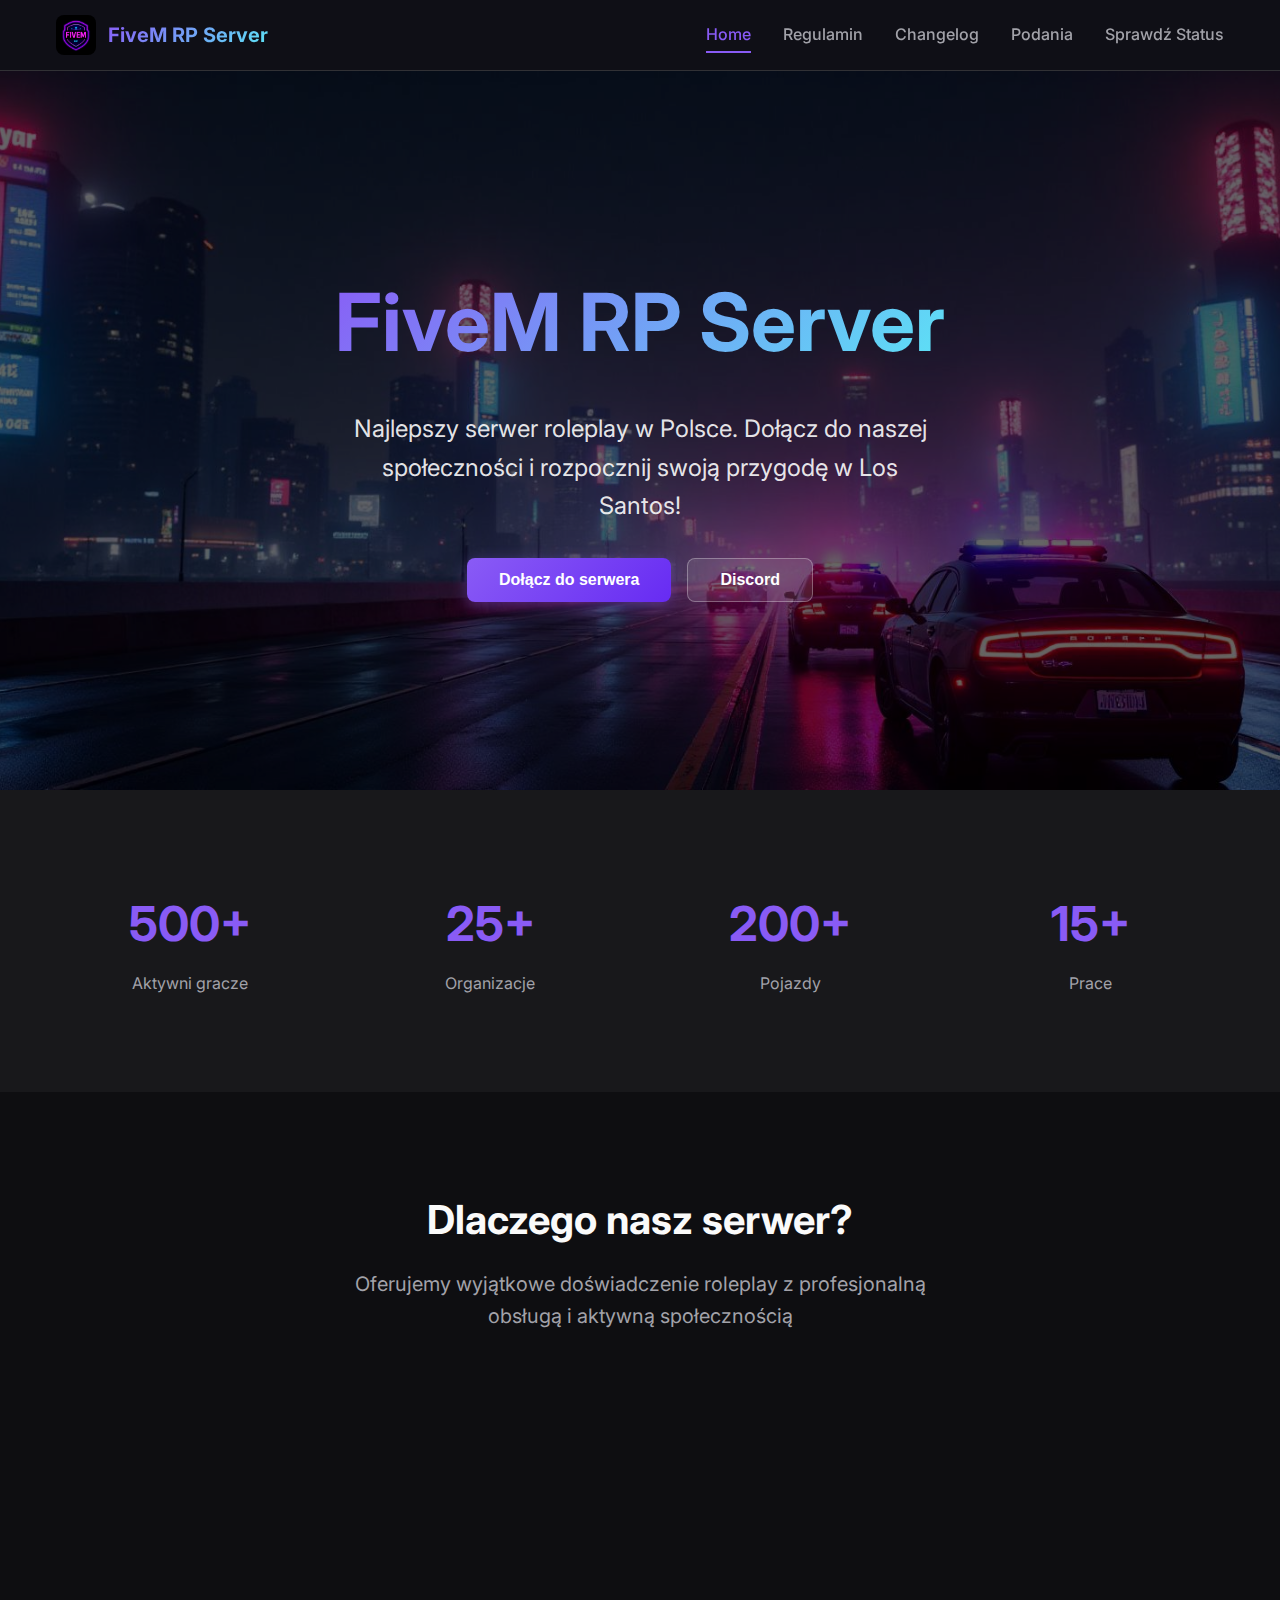
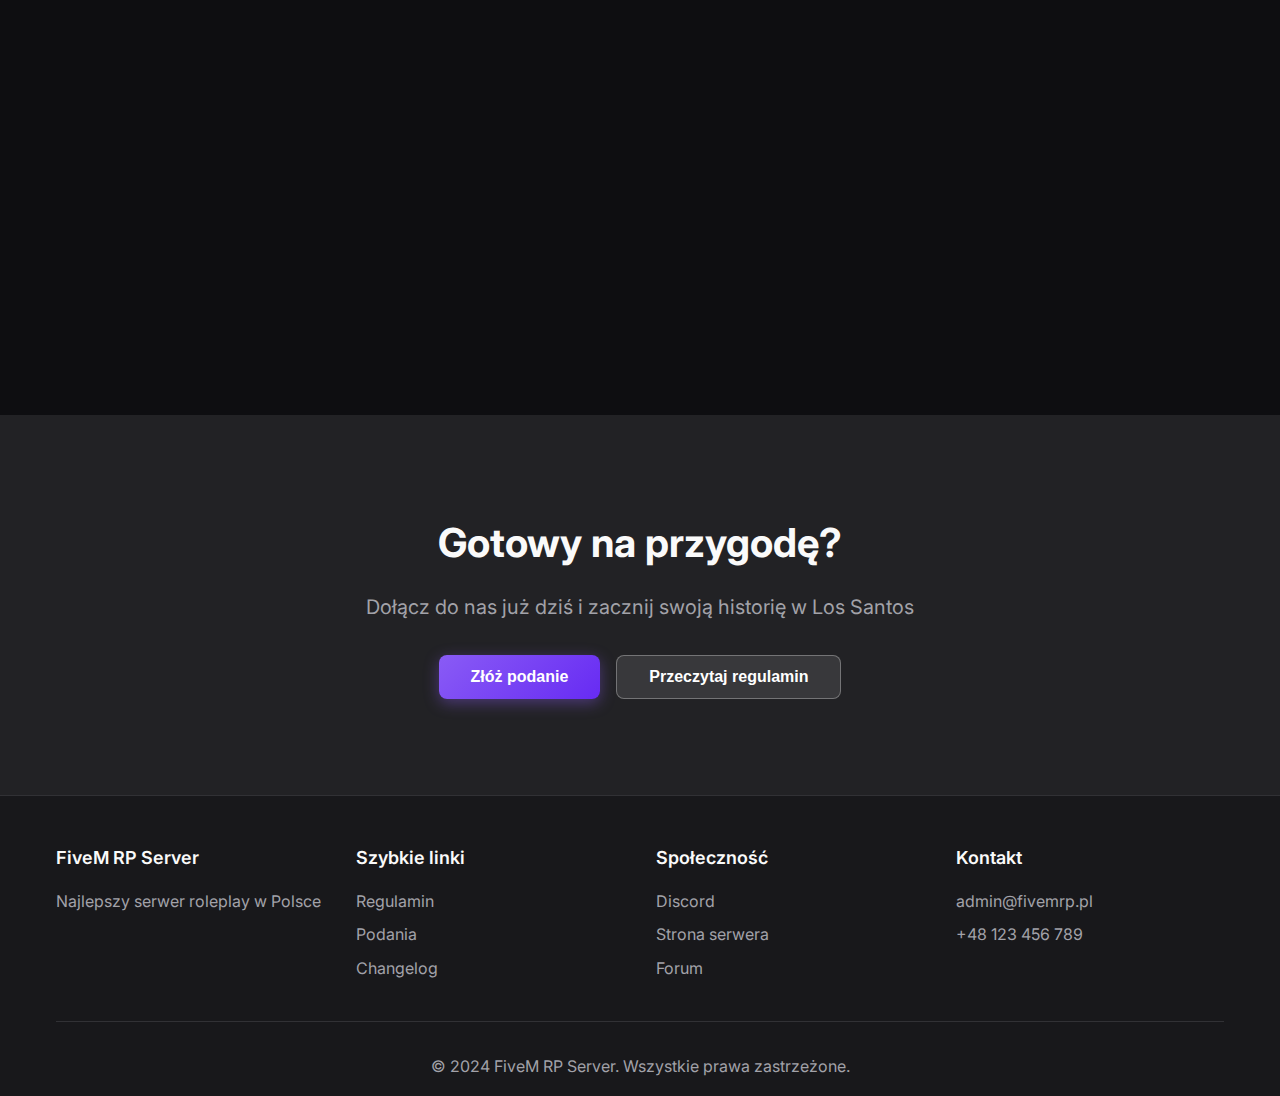
<file: index-standalone.html>
<!DOCTYPE html>
<html lang="pl">
<head>
    <meta charset="UTF-8">
    <meta name="viewport" content="width=device-width, initial-scale=1.0">
    <title>FiveM RP Server</title>
    <link rel="stylesheet" href="styles.css">
    <link href="https://fonts.googleapis.com/css2?family=Inter:wght@400;500;600;700&display=swap" rel="stylesheet">
</head>
<body>
    <!-- Navigation -->
    <nav class="navbar">
        <div class="nav-container">
            <div class="nav-brand">
                <img src="src/assets/fivem-logo.png" alt="FiveM Logo" class="nav-logo">
                <span class="nav-title">FiveM RP Server</span>
            </div>
            <div class="nav-menu" id="nav-menu">
                <a href="#" class="nav-link active" data-page="home">Home</a>
                <a href="#" class="nav-link" data-page="rules">Regulamin</a>
                <a href="#" class="nav-link" data-page="changelog">Changelog</a>
                <a href="#" class="nav-link" data-page="applications">Podania</a>
                <a href="#" class="nav-link" data-page="status">Sprawdź Status</a>
            </div>
            <button class="nav-toggle" id="nav-toggle">
                <span></span>
                <span></span>
                <span></span>
            </button>
        </div>
    </nav>

    <!-- Main Content -->
    <main class="main-content">
        <!-- Home Page -->
        <div id="home" class="page active">
            <!-- Hero Section -->
            <section class="hero">
                <div class="hero-overlay"></div>
                <div class="hero-content">
                    <h1 class="hero-title">FiveM RP Server</h1>
                    <p class="hero-description">
                        Najlepszy serwer roleplay w Polsce. Dołącz do naszej społeczności 
                        i rozpocznij swoją przygodę w Los Santos!
                    </p>
                    <div class="hero-buttons">
                        <button class="btn btn-primary" onclick="window.open('fivem://connect/fivemrp.pl', '_blank')">
                            Dołącz do serwera
                        </button>
                        <button class="btn btn-outline" onclick="window.open('https://discord.gg/fivemrp', '_blank')">
                            Discord
                        </button>
                    </div>
                </div>
            </section>

            <!-- Stats Section -->
            <section class="stats">
                <div class="container">
                    <div class="stats-grid">
                        <div class="stat-item">
                            <div class="stat-value">500+</div>
                            <div class="stat-label">Aktywni gracze</div>
                        </div>
                        <div class="stat-item">
                            <div class="stat-value">25+</div>
                            <div class="stat-label">Organizacje</div>
                        </div>
                        <div class="stat-item">
                            <div class="stat-value">200+</div>
                            <div class="stat-label">Pojazdy</div>
                        </div>
                        <div class="stat-item">
                            <div class="stat-value">15+</div>
                            <div class="stat-label">Prace</div>
                        </div>
                    </div>
                </div>
            </section>

            <!-- Features Section -->
            <section class="features">
                <div class="container">
                    <div class="section-header">
                        <h2>Dlaczego nasz serwer?</h2>
                        <p>Oferujemy wyjątkowe doświadczenie roleplay z profesjonalną obsługą i aktywną społecznością</p>
                    </div>
                    <div class="features-grid">
                        <div class="feature-card">
                            <div class="feature-icon">👥</div>
                            <h3>Aktywna społeczność</h3>
                            <p>Ponad 500 aktywnych graczy codziennie</p>
                        </div>
                        <div class="feature-card">
                            <div class="feature-icon">🛡️</div>
                            <h3>Profesjonalne służby</h3>
                            <p>LSPD, EMS i inne służby publiczne</p>
                        </div>
                        <div class="feature-card">
                            <div class="feature-icon">🚗</div>
                            <h3>Realistyczny gameplay</h3>
                            <p>Ekonomia, praca, organizacje przestępcze</p>
                        </div>
                        <div class="feature-card">
                            <div class="feature-icon">🏢</div>
                            <h3>Własne firmy</h3>
                            <p>Załóż swoją firmę i rozwijaj biznes</p>
                        </div>
                    </div>
                </div>
            </section>

            <!-- CTA Section -->
            <section class="cta">
                <div class="container">
                    <h2>Gotowy na przygodę?</h2>
                    <p>Dołącz do nas już dziś i zacznij swoją historię w Los Santos</p>
                    <div class="cta-buttons">
                        <button class="btn btn-primary" onclick="showPage('applications')">
                            Złóż podanie
                        </button>
                        <button class="btn btn-outline" onclick="showPage('rules')">
                            Przeczytaj regulamin
                        </button>
                    </div>
                </div>
            </section>
        </div>

        <!-- Rules Page -->
        <div id="rules" class="page">
            <div class="container">
                <div class="page-header">
                    <h1>Regulamin Serwera</h1>
                    <p>Zapoznaj się z zasadami obowiązującymi na naszym serwerze</p>
                </div>

                <div class="info-card">
                    <h3>⚠️ Ważne informacje</h3>
                    <p>Poniższy regulamin obowiązuje wszystkich graczy na serwerze FiveM RP Server.</p>
                    <p class="text-muted">Wersja regulaminu: 3.2 | Data ostatniej aktualizacji: 15.01.2024</p>
                </div>

                <div class="rules-sections">
                    <div class="rule-section">
                        <h3>§1 Postanowienia ogólne</h3>
                        <ol>
                            <li>Nieznajomość regulaminu nie zwalnia z jego przestrzegania</li>
                            <li>Administracja ma prawo do interpretacji regulaminu</li>
                            <li>Regulamin może zostać zmieniony w każdej chwili</li>
                            <li>Gracze są zobowiązani do śledzenia zmian w regulaminie</li>
                        </ol>
                    </div>

                    <div class="rule-section">
                        <h3>§2 Roleplay</h3>
                        <ol>
                            <li>Roleplay (RP) jest obowiązkowy na całym serwerze</li>
                            <li>Zabronione jest łamanie charakteru postaci (OOC)</li>
                            <li>Należy grać zgodnie z charakterem swojej postaci</li>
                            <li>Każda postać musi mieć przemyślaną historię</li>
                            <li>Zabronione jest używanie informacji zdobytych poza grą (metagaming)</li>
                        </ol>
                    </div>

                    <div class="rule-section">
                        <h3>§3 Komunikacja</h3>
                        <ol>
                            <li>Zabronione jest używanie wulgaryzmów w czacie IC</li>
                            <li>Czat OOC służy tylko do komunikacji poza grą</li>
                            <li>Nie wolno spamować na czacie</li>
                            <li>Reklamy innych serwerów są zabronione</li>
                            <li>Należy używać mikrofonu o dobrej jakości</li>
                        </ol>
                    </div>

                    <div class="rule-section">
                        <h3>§4 Zachowanie w grze</h3>
                        <ol>
                            <li>Zabronione jest RDM (Random Deathmatch)</li>
                            <li>Zabronione jest VDM (Vehicle Deathmatch)</li>
                            <li>Powrót na miejsce śmierci bez uzasadnienia RP jest zabroniony</li>
                            <li>Należy szanować nową życie po respawn</li>
                            <li>Zabronione jest trollowanie i griefing</li>
                        </ol>
                    </div>

                    <div class="rule-section">
                        <h3>§5 Służby mundurowe</h3>
                        <ol>
                            <li>Członkowie służb muszą przestrzegać procedur</li>
                            <li>Korupcja jest dozwolona tylko z pozwoleniem administracji</li>
                            <li>Służby nie mogą działać przeciwko sobie bez uzasadnienia</li>
                            <li>Obowiązkowe jest używanie radiofonii</li>
                            <li>Każda akcja musi być zgłoszona w raporcie</li>
                        </ol>
                    </div>

                    <div class="rule-section">
                        <h3>§6 Organizacje przestępcze</h3>
                        <ol>
                            <li>Każda organizacja musi być zatwierdzona przez administrację</li>
                            <li>Wojny między organizacjami wymagają pozwolenia</li>
                            <li>Zabronione są bezsensowne strzelaniny</li>
                            <li>Każda akcja przestępcza musi mieć motyw RP</li>
                            <li>Należy przestrzegać hierarchii w organizacji</li>
                        </ol>
                    </div>
                </div>

                <div class="penalties-card">
                    <h3>Konsekwencje łamania regulaminu</h3>
                    <div class="penalties-grid">
                        <div class="penalty-item">
                            <h4>Ostrzeżenie</h4>
                            <p>Za drobne naruszenia regulaminu</p>
                        </div>
                        <div class="penalty-item">
                            <h4>Kick/Ban czasowy</h4>
                            <p>Za poważniejsze naruszenia</p>
                        </div>
                        <div class="penalty-item">
                            <h4>Ban permanentny</h4>
                            <p>Za ciężkie naruszenia i recydywę</p>
                        </div>
                    </div>
                </div>
            </div>
        </div>

        <!-- Changelog Page -->
        <div id="changelog" class="page">
            <div class="container">
                <div class="page-header">
                    <h1>Historia Zmian</h1>
                    <p>Zobacz co nowego na serwerze</p>
                </div>

                <div class="changelog-list">
                    <div class="changelog-item">
                        <div class="changelog-header">
                            <div>
                                <h3>v3.2.1</h3>
                                <p class="changelog-date">📅 15.01.2024</p>
                            </div>
                            <span class="badge badge-update">Aktualizacja</span>
                        </div>
                        <div class="changelog-changes">
                            <div class="change-item add">
                                <span class="change-icon">+</span>
                                <span>Dodano nowy system pracy dla mechaników</span>
                            </div>
                            <div class="change-item add">
                                <span class="change-icon">+</span>
                                <span>Wprowadzono nowe pojazdy do LSPD</span>
                            </div>
                            <div class="change-item fix">
                                <span class="change-icon">🐛</span>
                                <span>Naprawiono błąd z respawnem pojazdów</span>
                            </div>
                            <div class="change-item fix">
                                <span class="change-icon">🐛</span>
                                <span>Poprawiono system ekonomiczny</span>
                            </div>
                            <div class="change-item change">
                                <span class="change-icon">⚙️</span>
                                <span>Zmieniono wynagrodzenia za niektóre prace</span>
                            </div>
                        </div>
                    </div>

                    <div class="changelog-item">
                        <div class="changelog-header">
                            <div>
                                <h3>v3.2.0</h3>
                                <p class="changelog-date">📅 08.01.2024</p>
                            </div>
                            <span class="badge badge-major">Duża aktualizacja</span>
                        </div>
                        <div class="changelog-changes">
                            <div class="change-item add">
                                <span class="change-icon">+</span>
                                <span>Całkowicie nowy system gangów</span>
                            </div>
                            <div class="change-item add">
                                <span class="change-icon">+</span>
                                <span>Dodano system terytoriów</span>
                            </div>
                            <div class="change-item add">
                                <span class="change-icon">+</span>
                                <span>Wprowadzono nowe bronie</span>
                            </div>
                            <div class="change-item change">
                                <span class="change-icon">⚙️</span>
                                <span>Przeprojektowano system policji</span>
                            </div>
                            <div class="change-item remove">
                                <span class="change-icon">🗑️</span>
                                <span>Usunięto stary system walki</span>
                            </div>
                        </div>
                    </div>

                    <div class="changelog-item">
                        <div class="changelog-header">
                            <div>
                                <h3>v3.1.5</h3>
                                <p class="changelog-date">📅 28.12.2023</p>
                            </div>
                            <span class="badge badge-hotfix">Hotfix</span>
                        </div>
                        <div class="changelog-changes">
                            <div class="change-item fix">
                                <span class="change-icon">🐛</span>
                                <span>Naprawiono krytyczny błąd z zapisywaniem postaci</span>
                            </div>
                            <div class="change-item fix">
                                <span class="change-icon">🐛</span>
                                <span>Poprawiono problemy z synchronizacją</span>
                            </div>
                            <div class="change-item fix">
                                <span class="change-icon">🐛</span>
                                <span>Naprawiono błąd z inwentarzem</span>
                            </div>
                        </div>
                    </div>
                </div>

                <div class="info-card">
                    <h3>📢 Informacja</h3>
                    <p>Aktualizacje są wprowadzane regularnie. Śledź nasz Discord, aby być na bieżąco z najnowszymi zmianami!</p>
                </div>
            </div>
        </div>

        <!-- Applications Page -->
        <div id="applications" class="page">
            <div class="container">
                <div class="page-header">
                    <h1>Podania</h1>
                    <p>Wybierz rodzaj podania, które chcesz złożyć</p>
                </div>

                <div class="applications-grid">
                    <div class="application-card">
                        <div class="app-icon">🚑</div>
                        <h3>EMS</h3>
                        <p>Zostań ratownikiem medycznym i pomagaj obywatelom Los Santos</p>
                        <button class="btn btn-primary" onclick="window.open('https://forms.google.com/ems', '_blank')">
                            Złóż podanie
                        </button>
                    </div>

                    <div class="application-card">
                        <div class="app-icon">👮</div>
                        <h3>LSPD</h3>
                        <p>Dołącz do policji i dbaj o bezpieczeństwo w mieście</p>
                        <button class="btn btn-primary" onclick="window.open('https://forms.google.com/lspd', '_blank')">
                            Złóż podanie
                        </button>
                    </div>

                    <div class="application-card">
                        <div class="app-icon">🔧</div>
                        <h3>Mechanik</h3>
                        <p>Naprawiaj pojazdy i prowadź własny warsztat</p>
                        <button class="btn btn-primary" onclick="window.open('https://forms.google.com/mechanic', '_blank')">
                            Złóż podanie
                        </button>
                    </div>

                    <div class="application-card">
                        <div class="app-icon">🏛️</div>
                        <h3>Organizacja przestępcza</h3>
                        <p>Stwórz lub dołącz do organizacji przestępczej</p>
                        <button class="btn btn-primary" onclick="window.open('https://forms.google.com/crime-org', '_blank')">
                            Złóż podanie
                        </button>
                    </div>

                    <div class="application-card">
                        <div class="app-icon">💀</div>
                        <h3>Gang</h3>
                        <p>Załóż swój gang uliczny i walcz o terytorium</p>
                        <button class="btn btn-primary" onclick="window.open('https://forms.google.com/gang', '_blank')">
                            Złóż podanie
                        </button>
                    </div>

                    <div class="application-card">
                        <div class="app-icon">🏢</div>
                        <h3>Firma</h3>
                        <p>Rozpocznij własną działalność gospodarczą</p>
                        <button class="btn btn-primary" onclick="window.open('https://forms.google.com/company', '_blank')">
                            Złóż podanie
                        </button>
                    </div>

                    <div class="application-card">
                        <div class="app-icon">⚙️</div>
                        <h3>Administrator</h3>
                        <p>Pomóż w zarządzaniu serwerem jako administrator</p>
                        <button class="btn btn-primary" onclick="window.open('https://forms.google.com/admin', '_blank')">
                            Złóż podanie
                        </button>
                    </div>
                </div>

                <div class="info-card">
                    <h3>📋 Ważne informacje</h3>
                    <p>Przed złożeniem podania upewnij się, że spełniasz wszystkie wymagania wymienione w regulaminie. Wszystkie podania są rozpatrywane przez administrację w kolejności wpływu.</p>
                </div>
            </div>
        </div>

        <!-- Application Status Page -->
        <div id="status" class="page">
            <div class="container">
                <div class="page-header">
                    <h1>Sprawdź Status Podania</h1>
                    <p>Dowiedz się jak sprawdzić status swojego podania</p>
                </div>

                <div class="status-methods">
                    <div class="status-card">
                        <div class="status-icon">💬</div>
                        <h3>Discord</h3>
                        <p>Najszybszy sposób sprawdzenia statusu podania</p>
                        <ul>
                            <li>Wejdź na nasz serwer Discord</li>
                            <li>Przejdź do kanału #status-podań</li>
                            <li>Napisz do administracji na priv</li>
                        </ul>
                        <button class="btn btn-primary" onclick="window.open('https://discord.gg/fivemrp', '_blank')">
                            Otwórz Discord
                        </button>
                    </div>

                    <div class="status-card">
                        <div class="status-icon">📊</div>
                        <h3>Google Sheets</h3>
                        <p>Publiczna lista wszystkich podań (bez danych osobowych)</p>
                        <ul>
                            <li>Lista podań z numerami referencyjnymi</li>
                            <li>Aktualny status każdego podania</li>
                            <li>Orientacyjny czas rozpatrzenia</li>
                        </ul>
                        <button class="btn btn-primary" onclick="window.open('https://docs.google.com/spreadsheets/status', '_blank')">
                            Sprawdź listę
                        </button>
                    </div>

                    <div class="status-card">
                        <div class="status-icon">✉️</div>
                        <h3>Kontakt bezpośredni</h3>
                        <p>Skontaktuj się bezpośrednio z administracją</p>
                        <ul>
                            <li>E-mail: admin@fivemrp.pl</li>
                            <li>Discord: @AdminFiveM#1234</li>
                            <li>Forum: sekcja "Podania"</li>
                        </ul>
                        <button class="btn btn-outline" onclick="window.open('mailto:admin@fivemrp.pl', '_blank')">
                            Wyślij e-mail
                        </button>
                    </div>
                </div>

                <div class="status-timeline">
                    <h3>Typowy czas rozpatrzenia podań</h3>
                    <div class="timeline-grid">
                        <div class="timeline-item">
                            <span class="timeline-badge">1-3 dni</span>
                            <div>
                                <h4>EMS, LSPD, Mechanik</h4>
                                <p>Podania do służb publicznych</p>
                            </div>
                        </div>
                        <div class="timeline-item">
                            <span class="timeline-badge">3-7 dni</span>
                            <div>
                                <h4>Firmy, Organizacje</h4>
                                <p>Podania biznesowe i przestępcze</p>
                            </div>
                        </div>
                        <div class="timeline-item">
                            <span class="timeline-badge">7-14 dni</span>
                            <div>
                                <h4>Administrator</h4>
                                <p>Podania administracyjne</p>
                            </div>
                        </div>
                    </div>
                </div>
            </div>
        </div>
    </main>

    <!-- Footer -->
    <footer class="footer">
        <div class="container">
            <div class="footer-content">
                <div class="footer-section">
                    <h4>FiveM RP Server</h4>
                    <p>Najlepszy serwer roleplay w Polsce</p>
                </div>
                <div class="footer-section">
                    <h4>Szybkie linki</h4>
                    <a href="#" onclick="showPage('rules')">Regulamin</a>
                    <a href="#" onclick="showPage('applications')">Podania</a>
                    <a href="#" onclick="showPage('changelog')">Changelog</a>
                </div>
                <div class="footer-section">
                    <h4>Społeczność</h4>
                    <a href="https://discord.gg/fivemrp" target="_blank">Discord</a>
                    <a href="https://fivemrp.pl" target="_blank">Strona serwera</a>
                    <a href="https://forum.fivemrp.pl" target="_blank">Forum</a>
                </div>
                <div class="footer-section">
                    <h4>Kontakt</h4>
                    <a href="mailto:admin@fivemrp.pl">admin@fivemrp.pl</a>
                    <a href="tel:+48123456789">+48 123 456 789</a>
                </div>
            </div>
            <div class="footer-bottom">
                <p>&copy; 2024 FiveM RP Server. Wszystkie prawa zastrzeżone.</p>
            </div>
        </div>
    </footer>

    <script src="script.js"></script>
</body>
</html>
</file>
<file: styles.css>
* {
    margin: 0;
    padding: 0;
    box-sizing: border-box;
}

:root {
    --primary: hsl(258, 89%, 66%);
    --primary-dark: hsl(258, 89%, 56%);
    --accent: hsl(186, 89%, 66%);
    --accent-dark: hsl(186, 89%, 56%);
    --background: hsl(240, 10%, 6%);
    --surface: hsl(240, 6%, 10%);
    --card: hsl(240, 4%, 14%);
    --border: hsl(240, 4%, 20%);
    --text: hsl(0, 0%, 98%);
    --text-muted: hsl(240, 4%, 65%);
    --success: hsl(142, 76%, 36%);
    --warning: hsl(38, 92%, 50%);
    --destructive: hsl(0, 84%, 60%);
}

body {
    font-family: 'Inter', sans-serif;
    background-color: var(--background);
    color: var(--text);
    line-height: 1.6;
    overflow-x: hidden;
}

/* Navigation */
.navbar {
    position: fixed;
    top: 0;
    left: 0;
    right: 0;
    z-index: 1000;
    background: rgba(15, 15, 23, 0.9);
    backdrop-filter: blur(10px);
    border-bottom: 1px solid var(--border);
}

.nav-container {
    max-width: 1200px;
    margin: 0 auto;
    padding: 0 1rem;
    display: flex;
    align-items: center;
    justify-content: space-between;
    height: 70px;
}

.nav-brand {
    display: flex;
    align-items: center;
    gap: 0.75rem;
}

.nav-logo {
    width: 40px;
    height: 40px;
    border-radius: 8px;
}

.nav-title {
    font-size: 1.25rem;
    font-weight: 700;
    background: linear-gradient(135deg, var(--primary), var(--accent));
    -webkit-background-clip: text;
    background-clip: text;
    -webkit-text-fill-color: transparent;
}

.nav-menu {
    display: flex;
    gap: 2rem;
}

.nav-link {
    color: var(--text-muted);
    text-decoration: none;
    font-weight: 500;
    transition: all 0.3s ease;
    position: relative;
}

.nav-link:hover,
.nav-link.active {
    color: var(--primary);
}

.nav-link::after {
    content: '';
    position: absolute;
    bottom: -5px;
    left: 0;
    width: 0;
    height: 2px;
    background: var(--primary);
    transition: width 0.3s ease;
}

.nav-link:hover::after,
.nav-link.active::after {
    width: 100%;
}

.nav-toggle {
    display: none;
    background: none;
    border: none;
    cursor: pointer;
    flex-direction: column;
    gap: 4px;
}

.nav-toggle span {
    width: 25px;
    height: 3px;
    background: var(--text);
    transition: all 0.3s ease;
}

/* Main Content */
.main-content {
    margin-top: 70px;
    min-height: calc(100vh - 70px);
}

.page {
    display: none;
}

.page.active {
    display: block;
}

.container {
    max-width: 1200px;
    margin: 0 auto;
    padding: 0 1rem;
}

/* Hero Section */
.hero {
    position: relative;
    height: 80vh;
    background: url('src/assets/hero-banner.jpg') center/cover;
    display: flex;
    align-items: center;
    justify-content: center;
    text-align: center;
}

.hero-overlay {
    position: absolute;
    inset: 0;
    background: rgba(0, 0, 0, 0.6);
}

.hero-content {
    position: relative;
    z-index: 10;
    max-width: 800px;
    padding: 0 1rem;
}

.hero-title {
    font-size: clamp(3rem, 8vw, 5rem);
    font-weight: 700;
    margin-bottom: 1.5rem;
    background: linear-gradient(135deg, var(--primary), var(--accent));
    -webkit-background-clip: text;
    background-clip: text;
    -webkit-text-fill-color: transparent;
}

.hero-description {
    font-size: clamp(1.125rem, 3vw, 1.5rem);
    color: rgba(255, 255, 255, 0.9);
    margin-bottom: 2rem;
    max-width: 600px;
    margin-left: auto;
    margin-right: auto;
}

.hero-buttons {
    display: flex;
    gap: 1rem;
    justify-content: center;
    flex-wrap: wrap;
}

/* Buttons */
.btn {
    padding: 0.75rem 2rem;
    border: none;
    border-radius: 8px;
    font-size: 1rem;
    font-weight: 600;
    cursor: pointer;
    transition: all 0.3s ease;
    text-decoration: none;
    display: inline-flex;
    align-items: center;
    justify-content: center;
    position: relative;
    overflow: hidden;
}

.btn-primary {
    background: linear-gradient(135deg, var(--primary), var(--primary-dark));
    color: white;
    box-shadow: 0 4px 15px rgba(139, 92, 246, 0.4);
}

.btn-primary:hover {
    transform: translateY(-2px);
    box-shadow: 0 8px 25px rgba(139, 92, 246, 0.6);
}

.btn-outline {
    background: rgba(255, 255, 255, 0.1);
    color: white;
    border: 1px solid rgba(255, 255, 255, 0.3);
}

.btn-outline:hover {
    background: rgba(255, 255, 255, 0.2);
    transform: translateY(-2px);
}

/* Stats Section */
.stats {
    padding: 4rem 0;
    background: var(--surface);
}

.stats-grid {
    display: grid;
    grid-template-columns: repeat(auto-fit, minmax(200px, 1fr));
    gap: 2rem;
    text-align: center;
}

.stat-item {
    padding: 2rem 1rem;
}

.stat-value {
    font-size: 3rem;
    font-weight: 700;
    color: var(--primary);
    margin-bottom: 0.5rem;
}

.stat-label {
    color: var(--text-muted);
    font-size: 1rem;
}

/* Features Section */
.features {
    padding: 6rem 0;
}

.section-header {
    text-align: center;
    margin-bottom: 4rem;
}

.section-header h2 {
    font-size: 2.5rem;
    font-weight: 700;
    margin-bottom: 1rem;
    color: var(--text);
}

.section-header p {
    font-size: 1.25rem;
    color: var(--text-muted);
    max-width: 600px;
    margin: 0 auto;
}

.features-grid {
    display: grid;
    grid-template-columns: repeat(auto-fit, minmax(280px, 1fr));
    gap: 2rem;
}

.feature-card {
    background: var(--card);
    border: 1px solid var(--border);
    border-radius: 12px;
    padding: 2rem;
    text-align: center;
    transition: all 0.3s ease;
    position: relative;
    overflow: hidden;
}

.feature-card::before {
    content: '';
    position: absolute;
    top: 0;
    left: 0;
    right: 0;
    height: 1px;
    background: linear-gradient(90deg, transparent, var(--primary), transparent);
    opacity: 0;
    transition: opacity 0.3s ease;
}

.feature-card:hover {
    border-color: var(--primary);
    transform: translateY(-5px);
    box-shadow: 0 10px 40px rgba(139, 92, 246, 0.2);
}

.feature-card:hover::before {
    opacity: 1;
}

.feature-icon {
    font-size: 3rem;
    margin-bottom: 1rem;
}

.feature-card h3 {
    font-size: 1.25rem;
    font-weight: 600;
    margin-bottom: 1rem;
    color: var(--text);
}

.feature-card p {
    color: var(--text-muted);
}

/* CTA Section */
.cta {
    padding: 6rem 0;
    background: var(--card);
    text-align: center;
}

.cta h2 {
    font-size: 2.5rem;
    font-weight: 700;
    margin-bottom: 1rem;
}

.cta p {
    font-size: 1.25rem;
    color: var(--text-muted);
    margin-bottom: 2rem;
}

.cta-buttons {
    display: flex;
    gap: 1rem;
    justify-content: center;
    flex-wrap: wrap;
}

/* Page Header */
.page-header {
    text-align: center;
    padding: 4rem 0;
}

.page-header h1 {
    font-size: 3rem;
    font-weight: 700;
    margin-bottom: 1rem;
    background: linear-gradient(135deg, var(--primary), var(--accent));
    -webkit-background-clip: text;
    background-clip: text;
    -webkit-text-fill-color: transparent;
}

.page-header p {
    font-size: 1.25rem;
    color: var(--text-muted);
}

/* Cards */
.info-card {
    background: rgba(139, 92, 246, 0.1);
    border: 1px solid rgba(139, 92, 246, 0.3);
    border-radius: 12px;
    padding: 2rem;
    margin-bottom: 3rem;
    text-align: center;
}

.info-card h3 {
    font-size: 1.5rem;
    font-weight: 600;
    margin-bottom: 1rem;
    color: var(--text);
}

.text-muted {
    color: var(--text-muted);
}

/* Rules */
.rules-sections {
    display: grid;
    gap: 2rem;
    margin-bottom: 3rem;
}

.rule-section {
    background: var(--card);
    border: 1px solid var(--border);
    border-radius: 12px;
    padding: 2rem;
    transition: all 0.3s ease;
}

.rule-section:hover {
    border-color: var(--primary);
}

.rule-section h3 {
    font-size: 1.25rem;
    font-weight: 600;
    color: var(--primary);
    margin-bottom: 1.5rem;
}

.rule-section ol {
    list-style: none;
    counter-reset: rule-counter;
}

.rule-section li {
    counter-increment: rule-counter;
    margin-bottom: 0.75rem;
    padding-left: 2rem;
    position: relative;
}

.rule-section li::before {
    content: counter(rule-counter) ".";
    position: absolute;
    left: 0;
    color: var(--accent);
    font-weight: 600;
}

.penalties-card {
    background: rgba(239, 68, 68, 0.1);
    border: 1px solid rgba(239, 68, 68, 0.3);
    border-radius: 12px;
    padding: 2rem;
}

.penalties-card h3 {
    text-align: center;
    font-size: 1.5rem;
    font-weight: 600;
    margin-bottom: 2rem;
    color: var(--destructive);
}

.penalties-grid {
    display: grid;
    grid-template-columns: repeat(auto-fit, minmax(200px, 1fr));
    gap: 2rem;
    text-align: center;
}

.penalty-item h4 {
    font-size: 1.125rem;
    font-weight: 600;
    margin-bottom: 0.5rem;
    color: var(--warning);
}

.penalty-item p {
    color: var(--text-muted);
    font-size: 0.875rem;
}

/* Changelog */
.changelog-list {
    display: grid;
    gap: 2rem;
    margin-bottom: 3rem;
}

.changelog-item {
    background: var(--card);
    border: 1px solid var(--border);
    border-radius: 12px;
    padding: 2rem;
    transition: all 0.3s ease;
}

.changelog-item:hover {
    border-color: var(--primary);
}

.changelog-header {
    display: flex;
    justify-content: space-between;
    align-items: flex-start;
    margin-bottom: 1.5rem;
    flex-wrap: wrap;
    gap: 1rem;
}

.changelog-header h3 {
    font-size: 1.5rem;
    font-weight: 600;
    color: var(--primary);
    margin-bottom: 0.5rem;
}

.changelog-date {
    color: var(--text-muted);
    display: flex;
    align-items: center;
    gap: 0.5rem;
}

.badge {
    padding: 0.5rem 1rem;
    border-radius: 6px;
    font-size: 0.875rem;
    font-weight: 500;
}

.badge-update {
    background: rgba(56, 189, 248, 0.2);
    color: var(--accent);
}

.badge-major {
    background: rgba(139, 92, 246, 0.2);
    color: var(--primary);
}

.badge-hotfix {
    background: rgba(239, 68, 68, 0.2);
    color: var(--destructive);
}

.changelog-changes {
    display: grid;
    gap: 0.75rem;
}

.change-item {
    display: flex;
    align-items: flex-start;
    gap: 0.75rem;
    padding: 0.75rem;
    border-radius: 8px;
    background: rgba(255, 255, 255, 0.03);
}

.change-icon {
    font-size: 1rem;
    flex-shrink: 0;
    width: 20px;
    text-align: center;
}

.change-item.add .change-icon {
    color: var(--success);
}

.change-item.fix .change-icon {
    color: var(--warning);
}

.change-item.change .change-icon {
    color: var(--accent);
}

.change-item.remove .change-icon {
    color: var(--destructive);
}

/* Applications */
.applications-grid {
    display: grid;
    grid-template-columns: repeat(auto-fit, minmax(320px, 1fr));
    gap: 2rem;
    margin-bottom: 3rem;
}

.application-card {
    background: var(--card);
    border: 1px solid var(--border);
    border-radius: 12px;
    padding: 2rem;
    text-align: center;
    transition: all 0.3s ease;
    position: relative;
    overflow: hidden;
}

.application-card::before {
    content: '';
    position: absolute;
    top: 0;
    left: 0;
    right: 0;
    height: 1px;
    background: linear-gradient(90deg, transparent, var(--primary), transparent);
    opacity: 0;
    transition: opacity 0.3s ease;
}

.application-card:hover {
    border-color: var(--primary);
    transform: translateY(-5px);
    box-shadow: 0 10px 40px rgba(139, 92, 246, 0.2);
}

.application-card:hover::before {
    opacity: 1;
}

.app-icon {
    font-size: 3rem;
    margin-bottom: 1rem;
}

.application-card h3 {
    font-size: 1.5rem;
    font-weight: 600;
    margin-bottom: 1rem;
    color: var(--text);
}

.application-card p {
    color: var(--text-muted);
    margin-bottom: 1.5rem;
}

/* Status Page */
.status-methods {
    display: grid;
    grid-template-columns: repeat(auto-fit, minmax(350px, 1fr));
    gap: 2rem;
    margin-bottom: 4rem;
}

.status-card {
    background: var(--card);
    border: 1px solid var(--border);
    border-radius: 12px;
    padding: 2rem;
    transition: all 0.3s ease;
}

.status-card:hover {
    border-color: var(--primary);
    transform: translateY(-2px);
}

.status-icon {
    font-size: 3rem;
    margin-bottom: 1rem;
}

.status-card h3 {
    font-size: 1.5rem;
    font-weight: 600;
    margin-bottom: 1rem;
    color: var(--text);
}

.status-card p {
    color: var(--text-muted);
    margin-bottom: 1.5rem;
}

.status-card ul {
    list-style: none;
    margin-bottom: 1.5rem;
}

.status-card li {
    padding: 0.5rem 0;
    color: var(--text-muted);
    position: relative;
    padding-left: 1.5rem;
}

.status-card li::before {
    content: '•';
    position: absolute;
    left: 0;
    color: var(--primary);
}

.status-timeline {
    background: var(--card);
    border: 1px solid var(--border);
    border-radius: 12px;
    padding: 2rem;
}

.status-timeline h3 {
    font-size: 1.5rem;
    font-weight: 600;
    margin-bottom: 2rem;
    text-align: center;
}

.timeline-grid {
    display: grid;
    gap: 1.5rem;
}

.timeline-item {
    display: flex;
    align-items: center;
    gap: 1rem;
    padding: 1rem;
    border-radius: 8px;
    background: rgba(255, 255, 255, 0.03);
}

.timeline-badge {
    background: var(--primary);
    color: white;
    padding: 0.5rem 1rem;
    border-radius: 6px;
    font-weight: 600;
    font-size: 0.875rem;
    white-space: nowrap;
}

.timeline-item h4 {
    font-weight: 600;
    margin-bottom: 0.25rem;
}

.timeline-item p {
    color: var(--text-muted);
    font-size: 0.875rem;
}

/* Footer */
.footer {
    background: var(--surface);
    border-top: 1px solid var(--border);
    padding: 3rem 0 1rem;
}

.footer-content {
    display: grid;
    grid-template-columns: repeat(auto-fit, minmax(250px, 1fr));
    gap: 2rem;
    margin-bottom: 2rem;
}

.footer-section h4 {
    font-size: 1.125rem;
    font-weight: 600;
    margin-bottom: 1rem;
    color: var(--text);
}

.footer-section p {
    color: var(--text-muted);
    margin-bottom: 1rem;
}

.footer-section a {
    color: var(--text-muted);
    text-decoration: none;
    display: block;
    margin-bottom: 0.5rem;
    transition: color 0.3s ease;
}

.footer-section a:hover {
    color: var(--primary);
}

.footer-bottom {
    text-align: center;
    padding-top: 2rem;
    border-top: 1px solid var(--border);
    color: var(--text-muted);
}

/* Responsive Design */
@media (max-width: 768px) {
    .nav-menu {
        display: none;
        position: absolute;
        top: 100%;
        left: 0;
        right: 0;
        background: var(--surface);
        border-top: 1px solid var(--border);
        flex-direction: column;
        padding: 1rem;
        gap: 1rem;
    }

    .nav-menu.active {
        display: flex;
    }

    .nav-toggle {
        display: flex;
    }

    .hero-buttons {
        flex-direction: column;
        align-items: center;
    }

    .btn {
        width: 100%;
        max-width: 300px;
    }

    .changelog-header {
        flex-direction: column;
        align-items: flex-start;
    }

    .penalties-grid {
        grid-template-columns: 1fr;
    }

    .timeline-item {
        flex-direction: column;
        text-align: center;
    }

    .footer-content {
        grid-template-columns: 1fr;
        text-align: center;
    }
}

@media (max-width: 480px) {
    .container {
        padding: 0 0.75rem;
    }

    .hero {
        height: 70vh;
    }

    .hero-title {
        font-size: 2.5rem;
    }

    .hero-description {
        font-size: 1rem;
    }

    .page-header h1 {
        font-size: 2rem;
    }

    .section-header h2 {
        font-size: 2rem;
    }

    .applications-grid {
        grid-template-columns: 1fr;
    }

    .status-methods {
        grid-template-columns: 1fr;
    }
}
</file>
